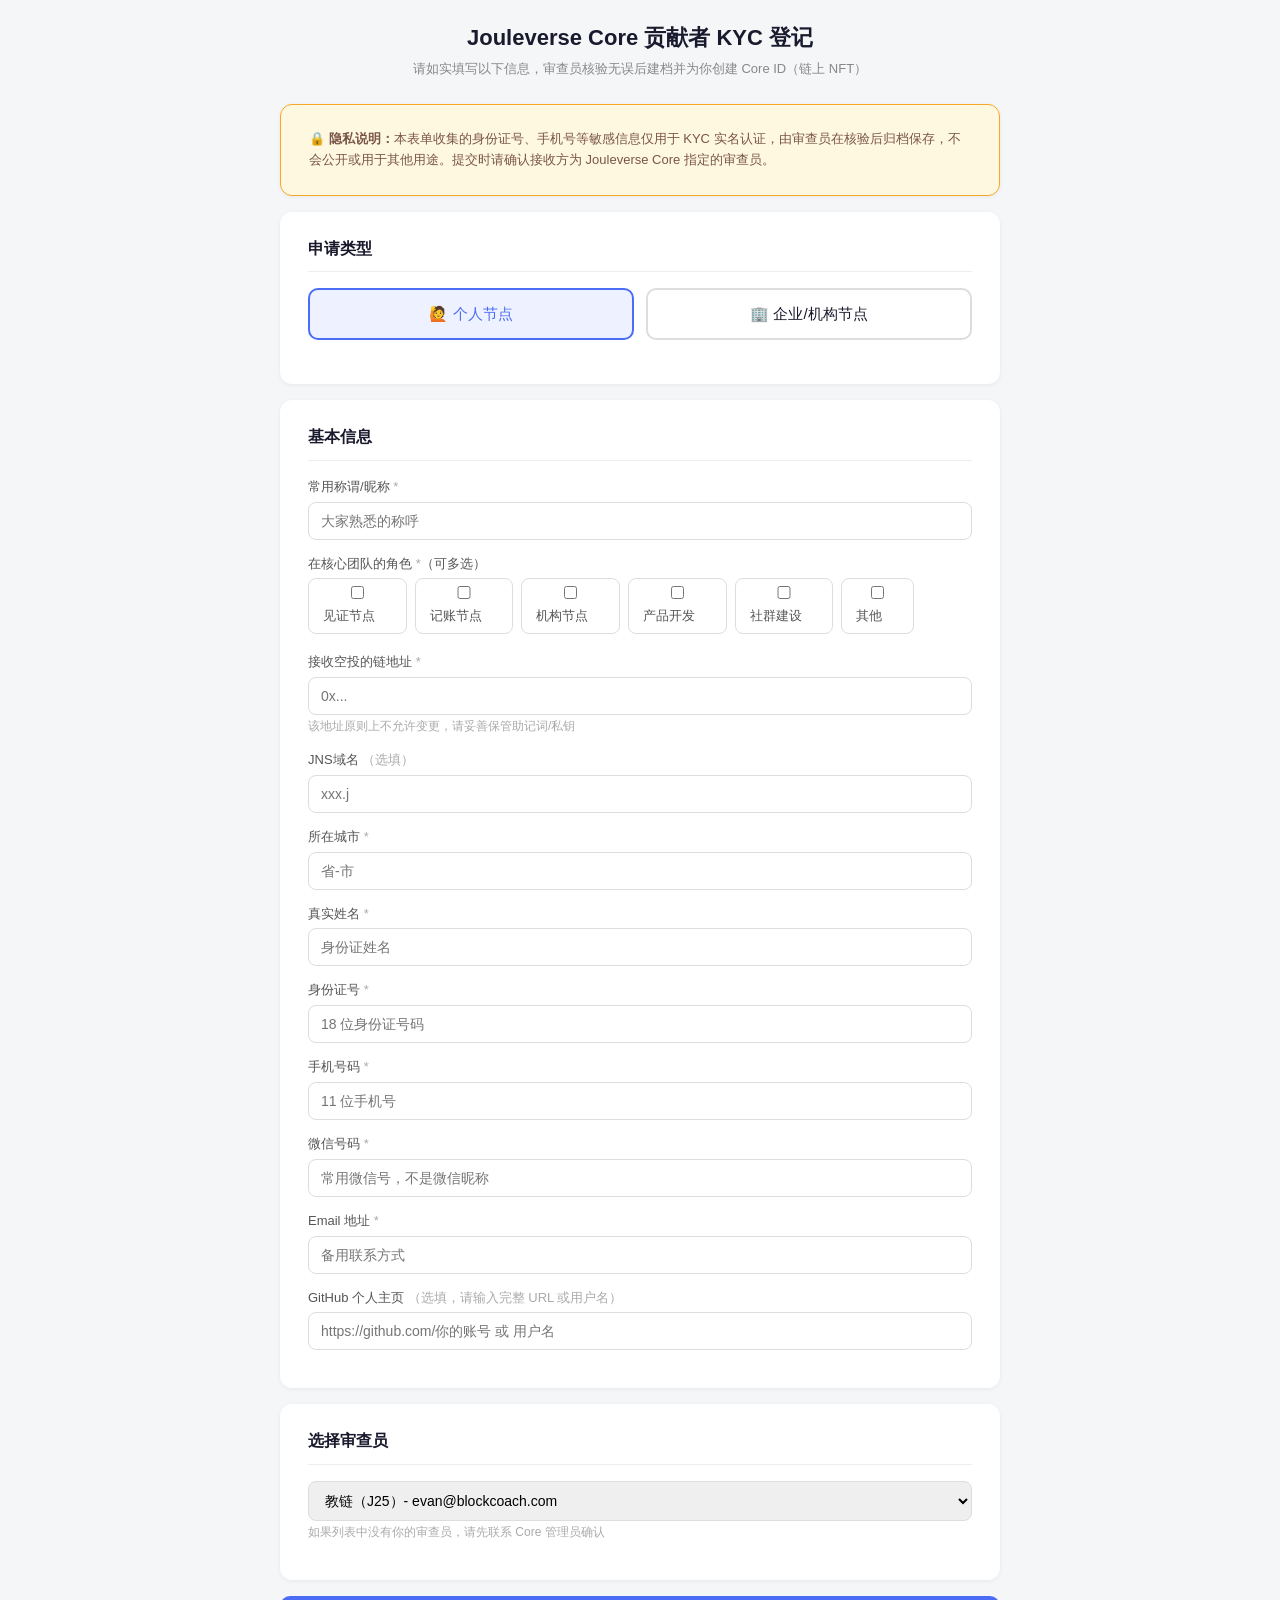
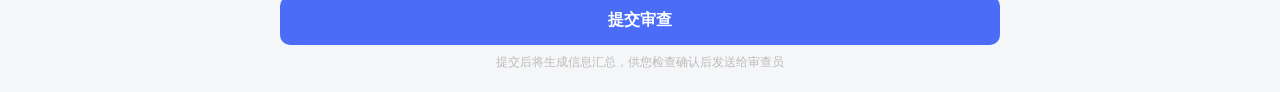
<file: docs/network/kyc-form.html>
<!DOCTYPE html>
<html lang="zh-CN">
<head>
<meta charset="UTF-8">
<meta name="viewport" content="width=device-width, initial-scale=1.0">
<title>Jouleverse Core 贡献者 KYC 登记</title>
<style>
 * { box-sizing: border-box; margin: 0; padding: 0; }
 body {
 font-family: -apple-system, "PingFang SC", "Microsoft YaHei", sans-serif;
 background: #f5f6f8; color: #1a1a2e; line-height: 1.6; padding: 20px;
 }
 .container { max-width: 720px; margin: 0 auto; }
 h1 {
 font-size: 22px; font-weight: 600; margin-bottom: 4px;
 color: #1a1a2e; text-align: center;
 }
 .subtitle {
 font-size: 13px; color: #888; text-align: center; margin-bottom: 24px;
 }
 .card {
 background: #fff; border-radius: 12px; padding: 24px 28px;
 box-shadow: 0 1px 4px rgba(0,0,0,.06); margin-bottom: 16px;
 }
 .card-title {
 font-size: 16px; font-weight: 600; margin-bottom: 16px;
 padding-bottom: 10px; border-bottom: 1px solid #eee;
 }
 .field { margin-bottom: 14px; }
 .field label {
 display: block; font-size: 13px; font-weight: 500;
 color: #555; margin-bottom: 4px;
 }
 .field label .optional { font-weight: 400; color: #aaa; }
 .field input, .field select, .field textarea {
 width: 100%; padding: 10px 12px; font-size: 14px; border: 1px solid #ddd;
 border-radius: 8px; outline: none; transition: border-color .2s;
 font-family: inherit;
 }
 .field input:focus, .field select:focus, .field textarea:focus {
 border-color: #4a6cf7; box-shadow: 0 0 0 3px rgba(74,108,247,.1);
 }
 .field textarea { resize: vertical; min-height: 60px; }
 .field .hint { font-size: 12px; color: #aaa; margin-top: 2px; }

 /* 类型选择按钮组 */
 .type-selector {
 display: flex; gap: 12px; margin-bottom: 20px;
 }
 .type-btn {
 flex: 1; padding: 12px; text-align: center; border-radius: 10px;
 border: 2px solid #ddd; background: #fff; cursor: pointer;
 font-size: 15px; font-weight: 500; transition: all .2s;
 }
 .type-btn:hover { border-color: #4a6cf7; }
 .type-btn.active {
 border-color: #4a6cf7; background: #eef1ff; color: #4a6cf7;
 }

 /* 企业信息区块 - 默认隐藏 */
 .enterprise-section { display: none; }
 .enterprise-section.visible { display: block; }

 /* 提交按钮 */
 .submit-btn {
 width: 100%; padding: 14px; font-size: 16px; font-weight: 600;
 border: none; border-radius: 10px; background: #4a6cf7; color: #fff;
 cursor: pointer; transition: background .2s;
 }
 .submit-btn:hover { background: #3b5de7; }

 /* 弹窗遮罩 */
 .modal-overlay {
 display: none; position: fixed; inset: 0; z-index: 999;
 background: rgba(0,0,0,.4); align-items: center; justify-content: center;
 }
 .modal-overlay.show { display: flex; }
 .modal {
 background: #fff; border-radius: 14px; padding: 28px;
 max-width: 600px; width: 90%; max-height: 80vh; overflow-y: auto;
 box-shadow: 0 10px 40px rgba(0,0,0,.15);
 }
 .modal h2 { font-size: 18px; margin-bottom: 16px; }
 .modal .summary { font-size: 14px; line-height: 1.8; white-space: pre-wrap; }
 .modal .summary strong { color: #333; }
 .modal-actions {
 display: flex; gap: 12px; margin-top: 20px; justify-content: flex-end;
 }
 .modal-actions button {
 padding: 10px 24px; border-radius: 8px; border: none;
 font-size: 14px; font-weight: 500; cursor: pointer;
 }
 .btn-back { background: #f0f0f0; color: #555; }
 .btn-back:hover { background: #e4e4e4; }
 .btn-copy { background: #34c759; color: #fff; }
 .btn-copy:hover { background: #2db84e; }
 .btn-send { background: #4a6cf7; color: #fff; }
 .btn-send:hover { background: #3b5de7; }

 .checkbox-group { display: flex; flex-wrap: wrap; gap: 8px; }
 .checkbox-item {
 display: inline-flex; align-items: center; gap: 4px;
 padding: 6px 14px; border-radius: 8px; border: 1px solid #ddd;
 font-size: 14px; cursor: pointer; transition: all .2s; user-select: none;
 }
 .checkbox-item:hover { border-color: #4a6cf7; }
 .checkbox-item input[type="checkbox"] { accent-color: #4a6cf7; margin: 0; }
 .checkbox-item:has(input:checked) {
 border-color: #4a6cf7; background: #eef1ff; color: #4a6cf7;
 }
 .divider { border: none; border-top: 1px solid #eee; margin: 14px 0; }

 @media (max-width: 480px) {
 .card { padding: 16px 18px; }
 .modal { padding: 20px; }
 }
</style>
</head>
<body>

<div class="container">

 <h1>Jouleverse Core 贡献者 KYC 登记</h1>
 <p class="subtitle">请如实填写以下信息，审查员核验无误后建档并为你创建 Core ID（链上 NFT）</p>

 <form id="kycForm">

 <!-- 隐私提示 -->
 <div class="card" style="background:#fff8e1;border:1px solid #f9a825;">
 <p style="font-size:13px;color:#795548;line-height:1.6;">
 🔒 <b>隐私说明：</b>本表单收集的身份证号、手机号等敏感信息仅用于 KYC 实名认证，由审查员在核验后归档保存，不会公开或用于其他用途。提交时请确认接收方为 Jouleverse Core 指定的审查员。
 </p>
 </div>

 <!-- 类型选择 -->
 <div class="card">
 <div class="card-title">申请类型</div>
 <div class="type-selector" id="typeSelector">
 <div class="type-btn active" data-type="individual">🙋 个人节点</div>
 <div class="type-btn" data-type="enterprise">🏢 企业/机构节点</div>
 </div>
 </div>

 <!-- 基本信息（通用） -->
 <div class="card">
 <div class="card-title">基本信息</div>

 <div class="field">
 <label>常用称谓/昵称 <span class="optional">*</span></label>
 <input type="text" id="nickname" placeholder="大家熟悉的称呼">
 </div>

 <div class="field" id="roleField">
 <label>在核心团队的角色 <span class="optional">*</span>（可多选）</label>
 <div class="checkbox-group">
 <label class="checkbox-item"><input type="checkbox" name="role" value="见证节点"> 见证节点</label>
 <label class="checkbox-item"><input type="checkbox" name="role" value="记账节点"> 记账节点</label>
 <label class="checkbox-item"><input type="checkbox" name="role" value="机构节点"> 机构节点</label>
 <label class="checkbox-item"><input type="checkbox" name="role" value="产品开发"> 产品开发</label>
 <label class="checkbox-item"><input type="checkbox" name="role" value="社群建设"> 社群建设</label>
 <label class="checkbox-item"><input type="checkbox" name="role" value="其他"> 其他</label>
 </div>
 </div>

 <div class="field">
 <label>接收空投的链地址 <span class="optional">*</span></label>
 <input type="text" id="wallet" placeholder="0x...">
 <div class="hint">该地址原则上不允许变更，请妥善保管助记词/私钥</div>
 </div>

 <div class="field">
 <label>JNS域名 <span class="optional">（选填）</span></label>
 <input type="text" id="jns" placeholder="xxx.j">
 </div>

 <div class="field">
 <label>所在城市 <span class="optional">*</span></label>
 <input type="text" id="city" placeholder="省-市">
 </div>

 <div class="field">
 <label>真实姓名 <span class="optional">*</span></label>
 <input type="text" id="realName" placeholder="身份证姓名">
 </div>

 <div class="field">
 <label>身份证号 <span class="optional">*</span></label>
 <input type="text" id="idNumber" placeholder="18 位身份证号码">
 </div>

 <div class="field">
 <label>手机号码 <span class="optional">*</span></label>
 <input type="tel" id="mobile" placeholder="11 位手机号">
 </div>

 <div class="field">
 <label>微信号码 <span class="optional">*</span></label>
 <input type="text" id="wid" placeholder="常用微信号，不是微信昵称">
 </div>

 <div class="field">
 <label>Email 地址 <span class="optional">*</span></label>
 <input type="email" id="email" placeholder="备用联系方式">
 </div>

 <div class="field">
 <label>GitHub 个人主页 <span class="optional">（选填，请输入完整 URL 或用户名）</span></label>
 <input type="text" id="github" placeholder="https://github.com/你的账号 或 用户名">
 </div>
 </div>

 <!-- 企业信息（仅企业类型） -->
 <div class="card enterprise-section" id="enterpriseSection">
 <div class="card-title">🏢 企业/机构信息</div>

 <div class="field">
 <label>节点名称 <span class="optional">*</span></label>
 <input type="text" id="entNodeName" placeholder="如：元神道">
 </div>

 <div class="field">
 <label>节点类型 <span class="optional">*</span></label>
 <select id="entNodeType">
 <option value="">请选择</option>
 <option value="见证节点">见证节点</option>
 <option value="记账节点">记账节点</option>
 <option value="见证节点/记账节点">见证节点/记账节点</option>
 </select>
 </div>

 <div class="field">
 <label>公司名称 <span class="optional">*</span></label>
 <input type="text" id="entCompany" placeholder="营业执照上的公司全称">
 </div>

 <div class="field">
 <label>注册地址 <span class="optional">*</span></label>
 <input type="text" id="entAddress" placeholder="营业执照上的注册地址">
 </div>

 <div class="field">
 <label>经营许可证编号 <span class="optional">*</span></label>
 <input type="text" id="entLicense" placeholder="统一社会信用代码">
 </div>

 <hr class="divider">

 <p style="font-size:13px;color:#888;margin-bottom:12px;">⬇ 法定代表人信息</p>

 <div class="field">
 <label>法人代表姓名 <span class="optional">*</span></label>
 <input type="text" id="entLegalName" placeholder="法定代表人姓名">
 </div>

 <div class="field">
 <label>法人代表联系电话 <span class="optional">*</span></label>
 <input type="tel" id="entLegalMobile" placeholder="手机号码">
 </div>

 <div class="field">
 <label>法人代表 Email <span class="optional">*</span></label>
 <input type="email" id="entLegalEmail" placeholder="电子邮箱">
 </div>

 <hr class="divider">

 <p style="font-size:13px;color:#888;margin-bottom:12px;">⬇ IT 负责人信息</p>

 <div class="field">
 <label>IT 负责人姓名 <span class="optional">*</span></label>
 <input type="text" id="entItName" placeholder="IT 运维负责人">
 </div>

 <div class="field">
 <label>IT 负责人紧急联系电话 <span class="optional">*</span></label>
 <input type="tel" id="entItMobile" placeholder="手机号码">
 </div>

 <div class="field">
 <label>IT 负责人 Email <span class="optional">*</span></label>
 <input type="email" id="entItEmail" placeholder="电子邮箱">
 </div>

 <div class="field">
 <label>IT 负责人微信 ID <span class="optional">*</span></label>
 <input type="text" id="entItWid" placeholder="微信号">
 </div>

 <div class="field">
 <label>IT 负责人 GitHub 账号 <span class="optional">（选填）</span></label>
 <input type="text" id="entItGithub" placeholder="GitHub 用户名">
 </div>
 </div>

 <!-- 审查员选择 -->
 <div class="card">
 <div class="card-title">选择审查员</div>
 <div class="field">
 <select id="reviewerSelect">
 <option value="evan@blockcoach.com|教链（J25）">教链（J25）- evan@blockcoach.com</option>
 </select>
 <div class="hint">如果列表中没有你的审查员，请先联系 Core 管理员确认</div>
 </div>
 </div>

 <!-- 提交 -->
 <button type="button" class="submit-btn" onclick="preview()">提交审查</button>
 <p style="font-size:12px;color:#bbb;text-align:center;margin-top:8px;">
 提交后将生成信息汇总，供您检查确认后发送给审查员
 </p>

 </form>
</div>

<!-- 预览弹窗 -->
<div class="modal-overlay" id="modalOverlay">
 <div class="modal">
 <h2>📋 请核对您的 KYC 信息</h2>
 <div class="summary" id="summaryText"></div>
 <p style="font-size:13px;color:#888;margin-bottom:8px;line-height:1.6;">📋 <b>复制到剪贴板</b>：复制后请自行前往邮箱，新建邮件→粘贴→发送给审查员<br>✉️ <b>立即发送邮件</b>：直接调用系统邮件App，自动填入收件人和正文</p>
 <p id="reviewerInfo" style="font-size:13px;color:#4a6cf7;background:#eef1ff;padding:8px 12px;border-radius:8px;margin-bottom:12px;">📬 收件人审查员：<span id="reviewerDisplay">教链（J25）- evan@blockcoach.com</span></p>
 <div class="modal-actions">
 <button class="btn-back" onclick="closeModal()">← 返回修改</button>
 <button class="btn-copy" onclick="copyToClipboard()">📋 复制到剪贴板</button>
 <button class="btn-send" onclick="sendEmail()">✉ 立即发送邮件</button>
 </div>
 </div>
</div>

<script>
// 类型切换
document.getElementById('typeSelector').addEventListener('click', function(e) {
 const btn = e.target.closest('.type-btn');
 if (!btn) return;
 document.querySelectorAll('.type-btn').forEach(b => b.classList.remove('active'));
 btn.classList.add('active');
 const type = btn.dataset.type;
 const section = document.getElementById('enterpriseSection');
 section.classList.toggle('visible', type === 'enterprise');
});

// 收集表单数据
function collectData() {
 const isEnterprise = document.querySelector('.type-btn.active').dataset.type === 'enterprise';
 // 收集多选角色
 const roleCheckboxes = document.querySelectorAll('input[name="role"]:checked');
 const roles = Array.from(roleCheckboxes).map(cb => cb.value);
 const d = {
 type: isEnterprise ? 'enterprise' : 'individual',
 nickname: document.getElementById('nickname').value.trim(),
 role: roles.join(' / '),
 wallet: document.getElementById('wallet').value.trim(),
 jns: document.getElementById('jns').value.trim(),
 city: document.getElementById('city').value.trim(),
 realName: document.getElementById('realName').value.trim(),
 idNumber: document.getElementById('idNumber').value.trim(),
 mobile: document.getElementById('mobile').value.trim(),
 wid: document.getElementById('wid').value.trim(),
 email: document.getElementById('email').value.trim(),
 github: document.getElementById('github').value.trim()
 };
 if (isEnterprise) {
 d.ent = {
 nodeName: document.getElementById('entNodeName').value.trim(),
 nodeType: document.getElementById('entNodeType').value,
 company: document.getElementById('entCompany').value.trim(),
 address: document.getElementById('entAddress').value.trim(),
 license: document.getElementById('entLicense').value.trim(),
 legalName: document.getElementById('entLegalName').value.trim(),
 legalMobile: document.getElementById('entLegalMobile').value.trim(),
 legalEmail: document.getElementById('entLegalEmail').value.trim(),
 itName: document.getElementById('entItName').value.trim(),
 itMobile: document.getElementById('entItMobile').value.trim(),
 itEmail: document.getElementById('entItEmail').value.trim(),
 itWid: document.getElementById('entItWid').value.trim(),
 itGithub: document.getElementById('entItGithub').value.trim()
 };
 }
 return d;
}

// 辅助校验
function validateIdNumber(val) {
 return /^\d{17}[\dXx]$/.test(val);
}
function validateMobile(val) {
 return /^1\d{10}$/.test(val);
}
function validateAddress(val) {
 return /^0x[a-fA-F0-9]{40}$/.test(val);
}

// 验证必填
function validate(d) {
 // 验证必填文本字段
 const required = ['nickname', 'wallet', 'city', 'realName', 'idNumber', 'mobile', 'wid', 'email'];
 for (const key of required) {
 if (!d[key]) {
 const labels = { nickname:'昵称', wallet:'链地址', city:'城市', realName:'真实姓名',
 idNumber:'身份证号', mobile:'手机号码', wid:'微信号码', email:'Email' };
 alert(`请填写「${labels[key]||key}」`);
 return false;
 }
 }
 // 格式校验
 if (!validateIdNumber(d.idNumber)) {
 alert('身份证号格式有误，应为 18 位（末位可为 X）');
 return false;
 }
 if (!validateMobile(d.mobile)) {
 alert('手机号格式有误，应为 11 位数字');
 return false;
 }
 if (!validateAddress(d.wallet)) {
 alert('链地址格式有误，应为 0x 开头的 42 位十六进制地址');
 return false;
 }
 // 验证至少选择一个角色
 const checkedRoles = document.querySelectorAll('input[name="role"]:checked');
 if (checkedRoles.length === 0) {
 alert('请至少选择一个角色');
 return false;
 }
 if (d.type === 'enterprise') {
 const e = d.ent;
 const entRequired = ['nodeName','nodeType','company','address','license','legalName','legalMobile','legalEmail','itName','itMobile','itEmail','itWid'];
 for (const key of entRequired) {
 if (!e[key]) {
 const labels = { nodeName:'节点名称', nodeType:'节点类型', company:'公司名称', address:'注册地址',
 license:'经营许可证', legalName:'法人姓名', legalMobile:'法人电话', legalEmail:'法人Email',
 itName:'IT负责人姓名', itMobile:'IT负责人电话', itEmail:'IT负责人Email', itWid:'IT负责人微信' };
 alert(`请填写企业信息中的「${labels[key]||key}」`);
 return false;
 }
 }
 if (e.legalMobile && !validateMobile(e.legalMobile)) {
 alert('法人联系电话格式有误');
 return false;
 }
 if (e.itMobile && !validateMobile(e.itMobile)) {
 alert('IT负责人联系电话格式有误');
 return false;
 }
 }
 return true;
}

// 获取当前选择审查员
function getReviewer() {
 const sel = document.getElementById('reviewerSelect');
 const val = sel.value;
 const parts = val.split('|');
 return { email: parts[0], name: parts[1] || '' };
}

// 格式化摘要
function formatSummary(d) {
 let s = '';
 // 基本信息
 s += '━━━ 基本信息 ━━━\n';
 s += `申请类型：${d.type === 'enterprise' ? '🏢 企业/机构节点' : '🙋 个人节点'}\n`;
 s += `常用称谓：${d.nickname}\n`;
 s += `核心角色：${d.role}\n`;
 s += `链　地　址：${d.wallet}\n`;
 if (d.jns) s += `JNS域名：${d.jns}\n`;
 s += `所　在　地：${d.city}\n`;
 s += `真实姓名：${d.realName}\n`;
 s += `身份证号：${d.idNumber}\n`;
 s += `手机号码：${d.mobile}\n`;
 s += `微信号码：${d.wid}\n`;
 s += `Email：${d.email}\n`;
 if (d.github) s += `GitHub：${d.github}\n`;

 // 企业信息
 if (d.type === 'enterprise') {
 const e = d.ent;
 s += '\n━━━ 企业/机构信息 ━━━\n';
 s += `节点名称：${e.nodeName}\n`;
 s += `节点类型：${e.nodeType}\n`;
 s += `公司名称：${e.company}\n`;
 s += `注册地址：${e.address}\n`;
 s += `经营许可证：${e.license}\n`;
 s += `\n-- 法定代表人 --\n`;
 s += `姓　　名：${e.legalName}\n`;
 s += `电　　话：${e.legalMobile}\n`;
 s += `Email：${e.legalEmail}\n`;
 s += `\n-- IT 负责人 --\n`;
 s += `姓　　名：${e.itName}\n`;
 s += `紧急电话：${e.itMobile}\n`;
 s += `Email：${e.itEmail}\n`;
 s += `微　　信：${e.itWid}\n`;
 if (e.itGithub) s += `GitHub：${e.itGithub}\n`;
 }

 s += '\n━━━━━━━━━━━━━━━━\n';
 s += '请仔细核对以上所有信息。确认无误后，选择下方按钮提交。';
 return s;
}

// 预览弹窗
function preview() {
 const d = collectData();
 if (!validate(d)) return;
 document.getElementById('summaryText').textContent = formatSummary(d);
 // 更新审查员显示
 const reviewer = getReviewer();
 const displayEl = document.getElementById('reviewerDisplay');
 if (displayEl) {
 displayEl.textContent = reviewer.name + ' - ' + reviewer.email;
 }
 document.getElementById('modalOverlay').classList.add('show');
}

function closeModal() {
 document.getElementById('modalOverlay').classList.remove('show');
}

// 构建邮件正文（纯文本格式，使用实际换行）
function buildEmailBody(d) {
 let nl = '\n';
 let body = '';
 body += 'Jouleverse Core 贡献者 KYC 申请资料' + nl + nl;
 body += '申请类型：' + (d.type === 'enterprise' ? '企业/机构节点' : '个人节点') + nl;
 body += '常用称谓：' + d.nickname + nl;
 body += '核心角色：' + d.role + nl;
 body += '链地址：' + d.wallet + nl;
 if (d.jns) body += 'JNS域名：' + d.jns + nl;
 body += '所在城市：' + d.city + nl;
 body += '真实姓名：' + d.realName + nl;
 body += '身份证号：' + d.idNumber + nl;
 body += '手机号码：' + d.mobile + nl;
 body += '微信号码：' + d.wid + nl;
 body += 'Email：' + d.email + nl;
 if (d.github) body += 'GitHub：' + d.github + nl;
 if (d.type === 'enterprise') {
 const e = d.ent;
 body += nl + '--- 企业/机构信息 ---' + nl;
 body += '节点名称：' + e.nodeName + nl;
 body += '节点类型：' + e.nodeType + nl;
 body += '公司名称：' + e.company + nl;
 body += '注册地址：' + e.address + nl;
 body += '经营许可证：' + e.license + nl;
 body += '法定代表人：' + e.legalName + nl;
 body += '法人电话：' + e.legalMobile + nl;
 body += '法人Email：' + e.legalEmail + nl;
 body += 'IT负责人：' + e.itName + nl;
 body += 'IT负责人电话：' + e.itMobile + nl;
 body += 'IT负责人Email：' + e.itEmail + nl;
 body += 'IT负责人微信：' + e.itWid + nl;
 if (e.itGithub) body += 'IT负责人GitHub：' + e.itGithub + nl;
 }
 return body;
}

// 复制到剪贴板
function copyToClipboard() {
 const d = collectData();
 const reviewer = getReviewer();
 const body = buildEmailBody(d);
 const subject = d.nickname + ' 的高级KYC申请资料';
 const nl = '\n';
 const fullText = '收件人：' + reviewer.email + nl + '审查员：' + reviewer.name + nl + '主题：' + subject + nl + nl + body;

 navigator.clipboard.writeText(fullText).then(function() {
 alert('✅ 已复制到剪贴板！\n\n请前往邮箱，新建邮件→粘贴收件人、主题和正文→发送。\n\n收件人：' + reviewer.email);
 }).catch(function() {
 var ta = document.createElement('textarea');
 ta.value = fullText;
 document.body.appendChild(ta);
 ta.select();
 document.execCommand('copy');
 document.body.removeChild(ta);
 alert('✅ 已复制！请前往邮箱粘贴发送。');
 });
}

// 发送邮件
function sendEmail() {
 const d = collectData();
 const reviewer = getReviewer();
 const body = buildEmailBody(d);
 const subject = encodeURIComponent(`${d.nickname} 的高级KYC申请资料`);
 const bodyEncoded = encodeURIComponent(body);
 const mailto = `mailto:${reviewer.email}?subject=${subject}&body=${bodyEncoded}`;
 window.location.href = mailto;
 // 显示 fallback 提示（部分浏览器可能拦截 mailto 协议）
 closeModal();
 setTimeout(function() {
 alert('✉️ 邮件客户端未自动打开？\n\n请手动操作：\n1. 打开邮箱\n2. 新建邮件\n3. 收件人：' + reviewer.email + '\n4. 主题：' + d.nickname + ' 的高级KYC申请资料\n5. 粘贴之前复制的内容并发送');
 }, 800);
}
</script>

</body>
</html>
</file>
